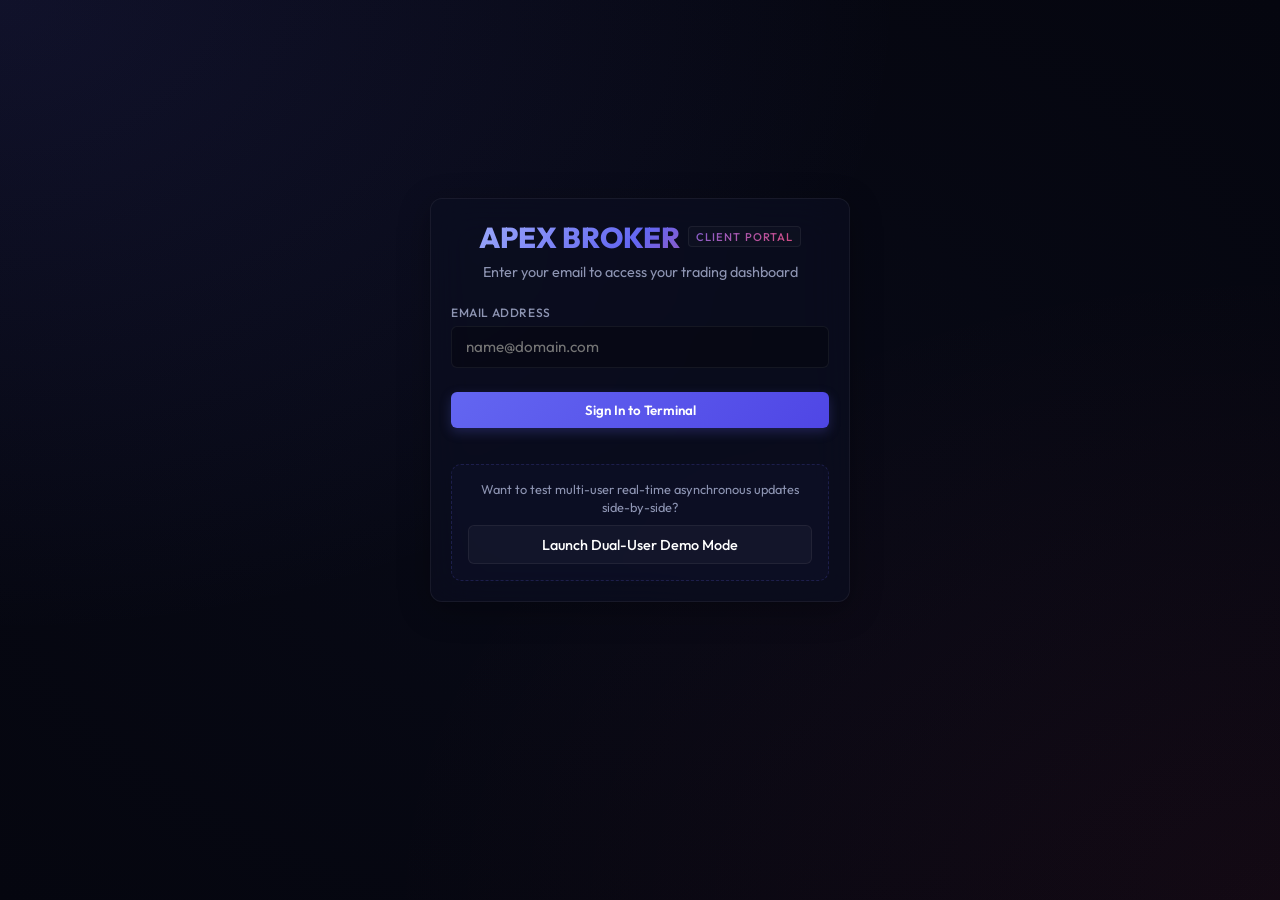
<file: index.html>
<!DOCTYPE html>
<html lang="en">
<head>
  <meta charset="UTF-8">
  <meta name="viewport" content="width=device-width, initial-scale=1.0">
  <title>Stock Broker Client Dashboard</title>
  <script>
    // Entry redirection logic - isolated by tab using sessionStorage
    const activeUser = sessionStorage.getItem('stock_active_user');
    if (activeUser) {
      window.location.replace('dashboard.html');
    } else {
      window.location.replace('login.html');
    }
  </script>
</head>
<body style="background-color: #05060f;">
</body>
</html>
</file>
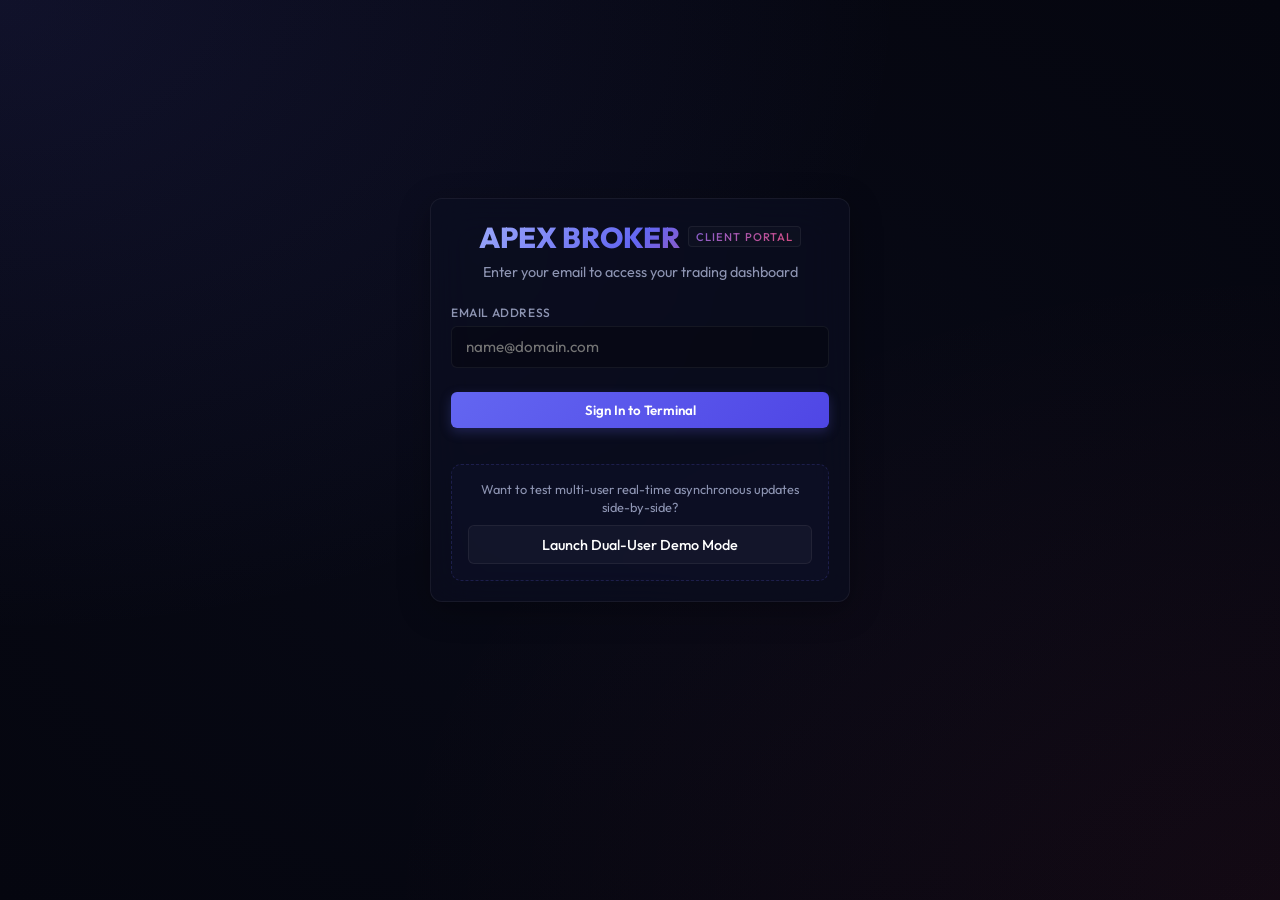
<file: dashboard.html>
<!DOCTYPE html>
<html lang="en">
<head>
  <meta charset="UTF-8">
  <meta name="viewport" content="width=device-width, initial-scale=1.0">
  <title>Dashboard - Apex Broker</title>
  <link rel="stylesheet" href="styles.css">
</head>
<body>
  
  <nav class="navbar">
    <div class="nav-brand">
      APEX BROKER
      <span class="nav-brand-sub">Terminal</span>
    </div>
    <div class="nav-links">
      <a href="dashboard.html" class="nav-link active">Dashboard</a>
      <a href="portfolio.html" class="nav-link">Portfolio</a>
      <div class="nav-user">
        <span class="user-badge" id="user-badge">Loading...</span>
        <button id="nav-logout" class="btn-logout">Logout</button>
      </div>
    </div>
  </nav>

  <!-- Scrolling Ticker Tape -->
  <div class="ticker-tape">
    <div class="ticker-track" id="ticker-tape-track">
      <!-- Populated via app.js -->
    </div>
  </div>

  <main class="container">
    <div class="dashboard-grid">
      
      <!-- Left Sidebar Column -->
      <section class="sidebar-panel">
        
        <!-- Cash Status Widget -->
        <div class="glass-panel stat-widget">
          <span class="stat-label">Available Buying Power</span>
          <span class="stat-value" id="cash-value">$0.00</span>
          <span class="stat-label" style="margin-top: 0.25rem; font-size: 0.7rem;">Simulated Cash Balance</span>
        </div>

        <!-- Subscription Manager -->
        <div class="glass-panel">
          <h3 style="margin-bottom: 1rem; font-size: 1rem; text-transform: uppercase; letter-spacing: 0.05em; color: var(--text-secondary);">Subscriptions</h3>
          <div class="subscription-list" id="subscription-manager-list">
            <!-- Dynamically populated stock switch list -->
          </div>
        </div>

      </section>

      <!-- Right Main Panel Column -->
      <section class="main-panel">
        
        <!-- Subscribed Real-time Stock Cards Grid -->
        <div class="stock-grid" id="stock-cards-grid">
          <!-- Dynamically populated stock cards -->
        </div>

        <!-- Selected Stock Main Chart -->
        <div class="glass-panel chart-container">
          <div class="chart-header">
            <div class="chart-title-group">
              <h2 id="chart-stock-ticker" style="font-size: 1.6rem; font-weight: 800; color: var(--text-primary);">GOOG</h2>
              <span id="chart-stock-name" style="color: var(--text-secondary); font-size: 0.85rem;">Alphabet Inc.</span>
            </div>
            <div style="text-align: right;">
              <div id="chart-price-display" class="chart-current-price">$0.00</div>
              <div id="chart-change-display" class="stat-change">+0.00 (0.00%)</div>
            </div>
          </div>

          <!-- Technical Indicators Control Bar -->
          <div class="chart-config-bar">
            <span>Chart Overlays</span>
            <div class="chart-indicators-list">
              <label class="indicator-checkbox-label">
                <input type="checkbox" id="indicator-sma">
                <span>SMA (10)</span>
              </label>
              <label class="indicator-checkbox-label">
                <input type="checkbox" id="indicator-bollinger">
                <span>Bollinger Bands (10, 2)</span>
              </label>
            </div>
          </div>

          <!-- Interactive Chart SVG Wrapper -->
          <div class="chart-svg-wrapper">
            <svg class="chart-svg" id="interactive-chart-svg">
              <defs>
                <linearGradient id="chart-area-grad" x1="0" y1="0" x2="0" y2="1">
                  <stop offset="0%" id="chart-grad-color" stop-color="var(--color-success)" stop-opacity="0.25"/>
                  <stop offset="100%" stop-color="var(--color-success)" stop-opacity="0.0"/>
                </linearGradient>
              </defs>
              <path class="main-chart-fill" fill="url(#chart-area-grad)" d=""></path>
              <path class="main-chart-line" fill="none" stroke-width="2.5" d=""></path>
              <line class="chart-hover-line" style="display: none;"></line>
              <circle class="chart-hover-circle" r="5" fill="var(--text-primary)" stroke-width="2.5" stroke="var(--color-accent)" style="display: none;"></circle>
            </svg>
          </div>

          <!-- Floating custom tooltip -->
          <div class="chart-tooltip" id="chart-custom-tooltip">
            <div class="chart-tooltip-time">Time</div>
            <div class="chart-tooltip-price">$0.00</div>
          </div>
        </div>

        <!-- Order Execution Terminal -->
        <div class="glass-panel">
          <h3 style="margin-bottom: 1rem; font-size: 1rem; text-transform: uppercase; letter-spacing: 0.05em; color: var(--text-secondary);">Trading Console</h3>
          
          <div class="trade-widget-grid">
            
            <div class="trade-form">
              <div class="trading-selector">
                <button type="button" class="trade-tab-btn active buy" id="trade-tab-buy">Buy</button>
                <button type="button" class="trade-tab-btn sell" id="trade-tab-sell">Sell</button>
              </div>

              <div class="terminal-order-type">
                <button type="button" class="order-type-btn active" id="order-type-market">Market Order</button>
                <button type="button" class="order-type-btn" id="order-type-limit">Limit Order</button>
              </div>

              <div class="input-group" id="limit-price-container" style="display: none;">
                <label for="trade-limit-price-input" class="input-label">Target Trigger Price ($)</label>
                <input type="number" id="trade-limit-price-input" class="input-field" placeholder="0.00" min="0.01" step="0.01">
              </div>

              <div class="input-group" style="margin-bottom: 0.5rem;">
                <label for="trade-shares-input" class="input-label">Shares Quantity</label>
                <input type="number" id="trade-shares-input" class="input-field" placeholder="0" min="1" step="1">
              </div>
            </div>

            <div style="display: flex; flex-direction: column; justify-content: space-between;">
              <div style="display: flex; flex-direction: column; gap: 0.6rem;">
                <div class="trade-summary-row">
                  <span>Selected Asset</span>
                  <span id="trade-stock-name" style="font-weight: 600;">GOOG</span>
                </div>
                <div class="trade-summary-row">
                  <span>Current Holdings</span>
                  <span id="trade-holdings-count" style="font-weight: 600;">0 shares</span>
                </div>
                <div class="trade-summary-row total">
                  <span>Total Capital Impact</span>
                  <span id="trade-total-cost">$0.00</span>
                </div>
              </div>

              <button type="button" id="trade-submit-btn" class="btn-success" style="width: 100%; margin-top: 1rem; padding: 0.65rem;">
                Place Buy Order
              </button>
            </div>

          </div>
        </div>

        <!-- Level 2 Depth and Live News side-by-side layout -->
        <div class="dashboard-bottom-grid">
          
          <!-- L2 Depth Order Book -->
          <div class="glass-panel" style="display: flex; flex-direction: column; gap: 0.75rem;">
            <h3 style="font-size: 0.95rem; text-transform: uppercase; letter-spacing: 0.05em; color: var(--text-secondary);">Level 2 Market Depth</h3>
            <div class="order-book-container">
              <div class="order-book-header">
                <span>Price</span>
                <span>Size</span>
                <span style="text-align: right;">Total</span>
              </div>
              <div id="order-book-depth">
                <!-- Dynamically updated Level 2 bid/ask table -->
              </div>
            </div>
          </div>

          <!-- Live Sentiment-driven News Feed -->
          <div class="glass-panel" style="display: flex; flex-direction: column; gap: 0.75rem;">
            <h3 style="font-size: 0.95rem; text-transform: uppercase; letter-spacing: 0.05em; color: var(--text-secondary);">Market Intelligence</h3>
            <div class="news-feed-container" id="market-news-feed">
              <!-- Dynamically populated news items -->
            </div>
          </div>

        </div>

      </section>

    </div>
  </main>

  <!-- Notification Toasts Wrapper -->
  <div id="toast-container"></div>

  <script src="market.js"></script>
  <script src="app.js"></script>
</body>
</html>
</file>
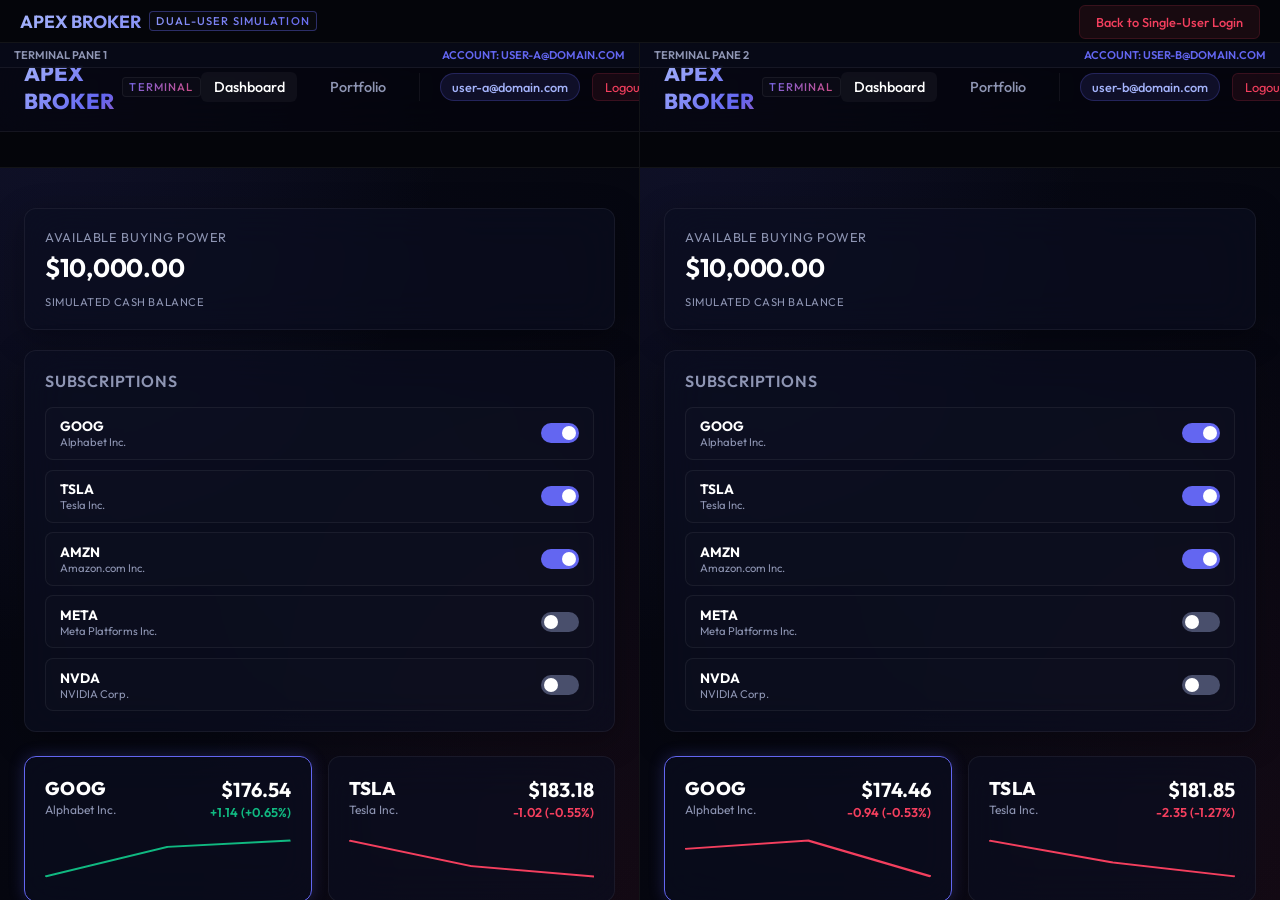
<file: demo.html>
<!DOCTYPE html>
<html lang="en">
<head>
  <meta charset="UTF-8">
  <meta name="viewport" content="width=device-width, initial-scale=1.0">
  <title>Dual-User Demo - Stock Broker Terminal</title>
  <link rel="stylesheet" href="styles.css">
</head>
<body style="overflow: hidden;">
  <div class="demo-container">
    
    <!-- Top Demo Control Bar -->
    <div class="demo-bar">
      <div class="demo-title">
        APEX BROKER
        <span class="nav-brand-sub" style="border-color: rgba(99, 102, 241, 0.4); color: #a5b4fc;">Dual-User Simulation</span>
      </div>
      <div>
        <a href="login.html" class="btn-logout" style="padding: 0.5rem 1rem; font-weight: 500;">
          Back to Single-User Login
        </a>
      </div>
    </div>

    <!-- Viewport Split Wrapper -->
    <div class="demo-viewport-wrapper">
      
      <!-- User A Frame -->
      <div class="demo-pane">
        <div class="demo-pane-header">
          <span>Terminal Pane 1</span>
          <span class="demo-pane-label">Account: user-a@domain.com</span>
        </div>
        <iframe src="dashboard.html?user=user-a@domain.com&demo=true" class="demo-iframe"></iframe>
      </div>

      <!-- User B Frame -->
      <div class="demo-pane">
        <div class="demo-pane-header">
          <span>Terminal Pane 2</span>
          <span class="demo-pane-label">Account: user-b@domain.com</span>
        </div>
        <iframe src="dashboard.html?user=user-b@domain.com&demo=true" class="demo-iframe"></iframe>
      </div>

    </div>

  </div>
</body>
</html>
</file>
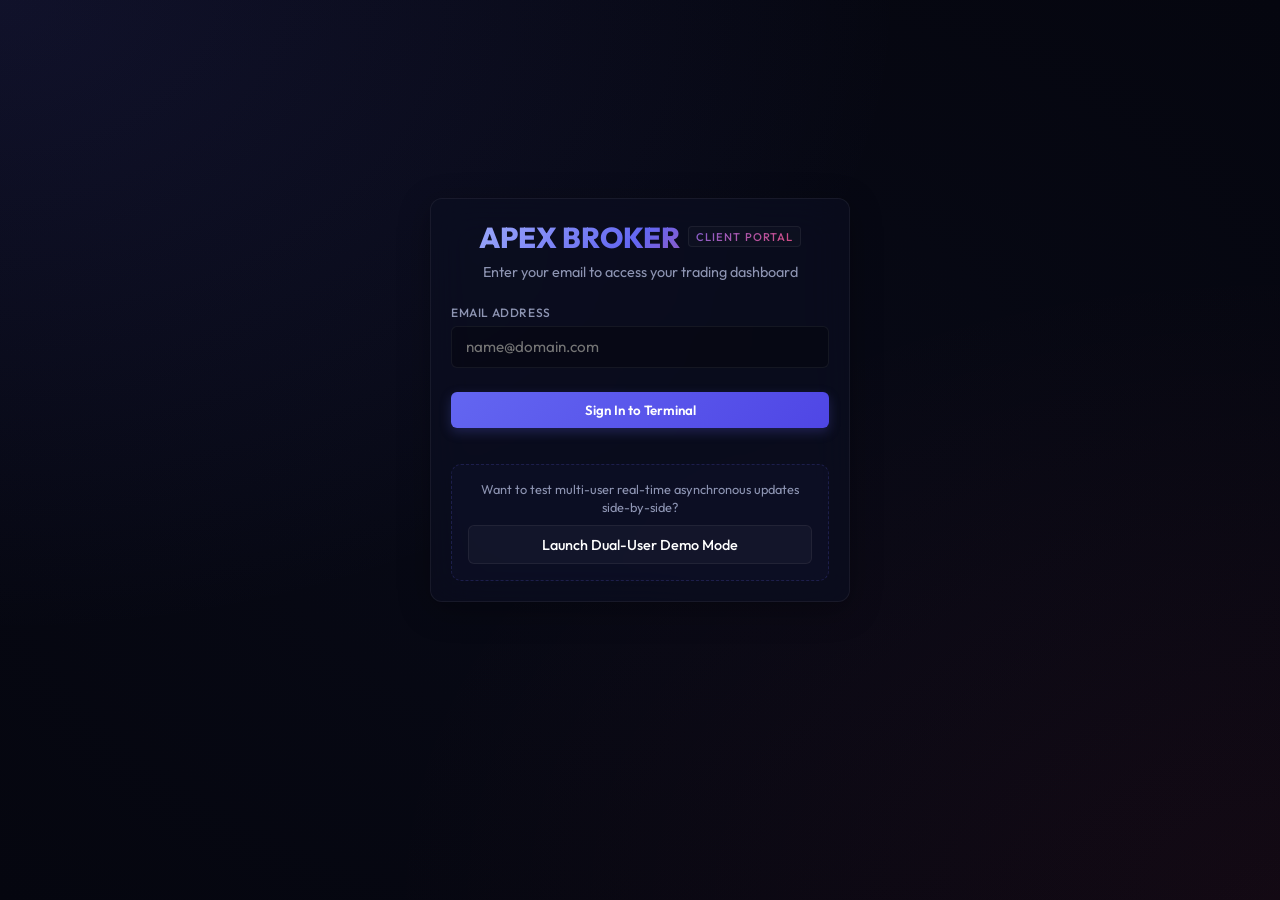
<file: login.html>
<!DOCTYPE html>
<html lang="en">
<head>
  <meta charset="UTF-8">
  <meta name="viewport" content="width=device-width, initial-scale=1.0">
  <title>Login - Stock Broker Terminal</title>
  <link rel="stylesheet" href="styles.css">
</head>
<body>
  <div class="login-wrapper">
    <div class="glass-panel login-card">
      <div class="login-header">
        <div class="nav-brand" style="justify-content: center; font-size: 1.8rem; margin-bottom: 0.5rem;">
          APEX BROKER
          <span class="nav-brand-sub">Client Portal</span>
        </div>
        <div class="login-subtitle">Enter your email to access your trading dashboard</div>
      </div>

      <form id="login-form">
        <div class="input-group">
          <label for="login-email" class="input-label">Email Address</label>
          <input type="email" id="login-email" class="input-field" placeholder="name@domain.com" required autocomplete="email">
        </div>
        <button type="submit" class="btn-primary" style="width: 100%; margin-top: 0.5rem;">Sign In to Terminal</button>
      </form>

      <div class="demo-shortcut-card">
        <div class="demo-shortcut-text">
          Want to test multi-user real-time asynchronous updates side-by-side?
        </div>
        <a href="demo.html" class="btn-secondary" style="display: block; font-size: 0.9rem; padding: 0.6rem;">
          Launch Dual-User Demo Mode
        </a>
      </div>
    </div>
  </div>

  <script src="market.js"></script>
  <script src="app.js"></script>
</body>
</html>
</file>
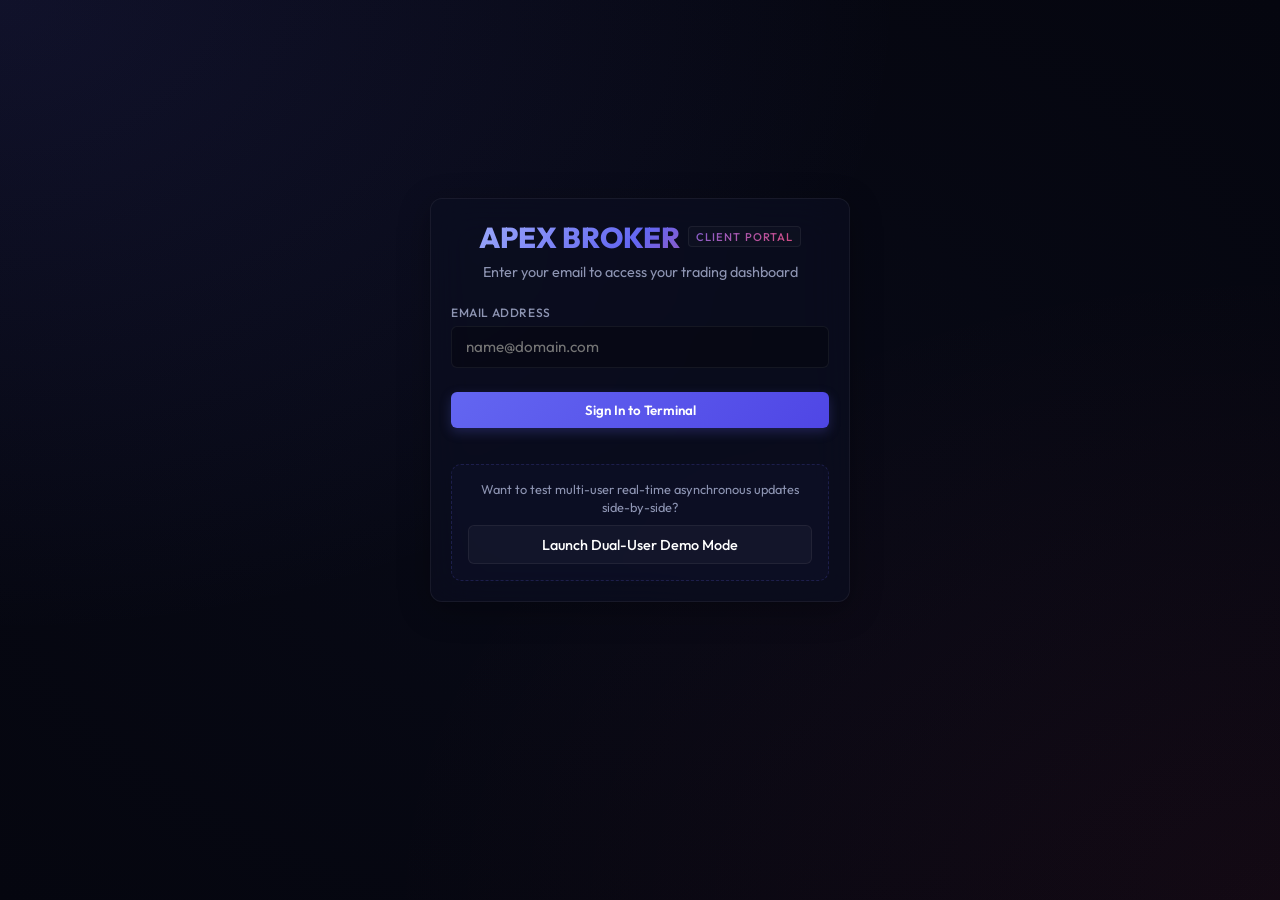
<file: portfolio.html>
<!DOCTYPE html>
<html lang="en">
<head>
  <meta charset="UTF-8">
  <meta name="viewport" content="width=device-width, initial-scale=1.0">
  <title>Portfolio - Apex Broker</title>
  <link rel="stylesheet" href="styles.css">
</head>
<body>
  
  <nav class="navbar">
    <div class="nav-brand">
      APEX BROKER
      <span class="nav-brand-sub">Terminal</span>
    </div>
    <div class="nav-links">
      <a href="dashboard.html" class="nav-link">Dashboard</a>
      <a href="portfolio.html" class="nav-link active">Portfolio</a>
      <div class="nav-user">
        <span class="user-badge" id="user-badge">Loading...</span>
        <button id="nav-logout" class="btn-logout">Logout</button>
      </div>
    </div>
  </nav>

  <main class="container">
    
    <!-- Portfolio Header Statistics -->
    <div class="portfolio-header-grid">
      <div class="glass-panel stat-widget">
        <span class="stat-label">Net Asset Value (NAV)</span>
        <span class="stat-value" id="portfolio-total-value">$0.00</span>
      </div>
      <div class="glass-panel stat-widget">
        <span class="stat-label">Total Cash (Buying Power)</span>
        <span class="stat-value" id="cash-value">$0.00</span>
      </div>
      <div class="glass-panel stat-widget">
        <span class="stat-label">Total Performance</span>
        <div class="stat-change up" style="font-size: 1.6rem;">
          <span id="portfolio-return-value">+$0.00</span>
          <span id="portfolio-return-pct" style="font-size: 0.95rem; font-weight: 500; margin-left: 0.4rem;">(+0.00%)</span>
        </div>
      </div>
    </div>

    <!-- Analytics Section -->
    <div class="portfolio-analytics">
      
      <!-- Left Column: Holdings & Active Limit Orders -->
      <section style="display: flex; flex-direction: column; gap: 1.5rem;">
        
        <!-- Holdings Table -->
        <div class="glass-panel">
          <h3 style="margin-bottom: 1rem; font-size: 1rem; text-transform: uppercase; letter-spacing: 0.05em; color: var(--text-secondary);">Current Holdings</h3>
          <div class="table-wrapper">
            <table class="custom-table">
              <thead>
                <tr>
                  <th>Asset</th>
                  <th>Shares Owned</th>
                  <th>Current Price</th>
                  <th>Total Value</th>
                  <th>Unrealized P&L</th>
                </tr>
              </thead>
              <tbody id="holdings-table-body">
                <!-- Populated via app.js -->
              </tbody>
            </table>
          </div>
        </div>

        <!-- Pending Limit Orders -->
        <div class="glass-panel">
          <h3 style="margin-bottom: 1rem; font-size: 1rem; text-transform: uppercase; letter-spacing: 0.05em; color: var(--text-secondary);">Active Limit Orders</h3>
          <div class="table-wrapper">
            <table class="custom-table">
              <thead>
                <tr>
                  <th>Asset</th>
                  <th>Order Type</th>
                  <th>Shares</th>
                  <th>Trigger Price</th>
                  <th>Action</th>
                </tr>
              </thead>
              <tbody id="limit-orders-table-body">
                <!-- Populated via app.js -->
              </tbody>
            </table>
          </div>
        </div>

      </section>

      <!-- Right Column: Donut Chart and Logs -->
      <section style="display: flex; flex-direction: column; gap: 1.5rem;">
        
        <!-- Asset Allocation Card -->
        <div class="glass-panel">
          <h3 style="margin-bottom: 0.75rem; font-size: 0.95rem; text-transform: uppercase; letter-spacing: 0.05em; color: var(--text-secondary); text-align: center;">Asset Allocation</h3>
          <div class="allocation-chart-container">
            <svg class="allocation-chart" id="allocation-donut-svg" width="160" height="160" viewBox="0 0 160 160">
              <!-- Slices dynamically rendered as svg circles -->
            </svg>
            <div class="allocation-center-text">
              <span class="allocation-label">Total Assets</span>
              <span class="allocation-value" id="allocation-center-val">$0</span>
            </div>
          </div>
          <div class="allocation-legend" id="allocation-legend">
            <!-- Legend items -->
          </div>
        </div>

        <!-- Transaction Log Card with CSV Export -->
        <div class="glass-panel" style="display: flex; flex-direction: column; gap: 0.75rem;">
          <div style="display: flex; justify-content: space-between; align-items: center; border-bottom: 1px solid var(--glass-border); padding-bottom: 0.5rem;">
            <h3 style="font-size: 0.95rem; text-transform: uppercase; letter-spacing: 0.05em; color: var(--text-secondary);">Recent Activity</h3>
            <button id="export-statement-btn" class="btn-primary" style="padding: 0.35rem 0.7rem; font-size: 0.75rem;">Export CSV</button>
          </div>
          <div class="transaction-list" id="transaction-log-list">
            <!-- Transaction items -->
          </div>
        </div>

      </section>

    </div>
  </main>

  <!-- Notification Toasts Wrapper -->
  <div id="toast-container"></div>

  <script src="market.js"></script>
  <script src="app.js"></script>
</body>
</html>
</file>
<file: styles.css>
/* Import Outfit Font from Google Fonts */
@import url('https://fonts.googleapis.com/css2?family=Outfit:wght@300;400;500;600;700;800&display=swap');

:root {
  --font-family: 'Outfit', -apple-system, BlinkMacSystemFont, 'Segoe UI', Roboto, Oxygen, Ubuntu, Cantarell, sans-serif;
  
  /* Color System */
  --bg-primary: #05060f;
  --bg-secondary: #0a0c1a;
  --glass-bg: rgba(12, 15, 33, 0.65);
  --glass-border: rgba(255, 255, 255, 0.06);
  --glass-border-hover: rgba(255, 255, 255, 0.12);
  
  --text-primary: #ffffff;
  --text-secondary: #8e95b3;
  --text-muted: #494f6c;
  
  --color-accent: #6366f1; /* Indigo */
  --color-accent-glow: rgba(99, 102, 241, 0.2);
  --color-success: #10b981; /* Emerald */
  --color-success-glow: rgba(16, 185, 129, 0.2);
  --color-danger: #f43f5e; /* Rose */
  --color-danger-glow: rgba(244, 63, 94, 0.2);
  --color-warning: #f59e0b; /* Amber */
  --color-warning-glow: rgba(245, 158, 11, 0.2);
  --color-info: #06b6d4; /* Cyan */
  --color-info-glow: rgba(6, 182, 212, 0.2);
  
  /* Transitions */
  --transition-fast: 0.15s ease;
  --transition-normal: 0.25s cubic-bezier(0.4, 0, 0.2, 1);
  --transition-slow: 0.4s cubic-bezier(0.4, 0, 0.2, 1);
}

/* Reset */
* {
  box-sizing: border-box;
  margin: 0;
  padding: 0;
}

body {
  font-family: var(--font-family);
  background-color: var(--bg-primary);
  background-image: 
    radial-gradient(at 0% 0%, rgba(99, 102, 241, 0.12) 0px, transparent 50%),
    radial-gradient(at 100% 100%, rgba(244, 63, 94, 0.06) 0px, transparent 50%),
    radial-gradient(at 50% 50%, rgba(12, 15, 33, 0.4) 0px, transparent 100%);
  background-attachment: fixed;
  color: var(--text-primary);
  min-height: 100vh;
  overflow-x: hidden;
  -webkit-font-smoothing: antialiased;
  -moz-osx-font-smoothing: grayscale;
}

/* Typography */
h1, h2, h3, h4, h5, h6 {
  font-weight: 600;
  letter-spacing: -0.02em;
}

a {
  color: inherit;
  text-decoration: none;
}

button, input, select {
  font-family: inherit;
  background: none;
  border: none;
  color: inherit;
  outline: none;
}

.container {
  max-width: 1400px;
  margin: 0 auto;
  padding: 1.5rem;
}

/* Ticker Tape Scrolling */
.ticker-tape {
  width: 100%;
  overflow: hidden;
  background: #04050a;
  border-bottom: 1px solid var(--glass-border);
  position: relative;
  z-index: 90;
  display: flex;
  align-items: center;
  height: 36px;
}

.ticker-track {
  display: flex;
  white-space: nowrap;
  animation: marquee 35s linear infinite;
  padding-left: 100%; /* Starting offscreen */
}

.ticker-track:hover {
  animation-play-state: paused;
}

.ticker-item {
  display: inline-flex;
  align-items: center;
  gap: 0.5rem;
  padding: 0 1.5rem;
  font-size: 0.8rem;
  font-weight: 600;
  border-right: 1px solid rgba(255, 255, 255, 0.05);
}

.ticker-name {
  color: var(--text-secondary);
}

.ticker-val {
  color: var(--text-primary);
}

.ticker-pct {
  font-size: 0.75rem;
  font-weight: 700;
}

@keyframes marquee {
  0% { transform: translate3d(0, 0, 0); }
  100% { transform: translate3d(-100%, 0, 0); }
}

/* Glassmorphism Panels */
.glass-panel {
  background: var(--glass-bg);
  backdrop-filter: blur(20px);
  -webkit-backdrop-filter: blur(20px);
  border: 1px solid var(--glass-border);
  border-radius: 12px;
  padding: 1.25rem;
  box-shadow: 0 8px 32px 0 rgba(0, 0, 0, 0.3);
  transition: border-color var(--transition-fast), box-shadow var(--transition-fast), transform var(--transition-normal);
}

.glass-panel:hover {
  border-color: var(--glass-border-hover);
}

.glass-panel-interactive:hover {
  transform: translateY(-2px);
  box-shadow: 0 12px 40px 0 rgba(99, 102, 241, 0.1);
}

/* Navbar */
.navbar {
  display: flex;
  justify-content: space-between;
  align-items: center;
  padding: 1rem 1.5rem;
  background: rgba(4, 5, 12, 0.75);
  backdrop-filter: blur(20px);
  border-bottom: 1px solid var(--glass-border);
  position: sticky;
  top: 0;
  z-index: 100;
}

.nav-brand {
  font-size: 1.35rem;
  font-weight: 800;
  background: linear-gradient(135deg, #a5b4fc, #6366f1, #f43f5e);
  -webkit-background-clip: text;
  -webkit-text-fill-color: transparent;
  display: flex;
  align-items: center;
  gap: 0.5rem;
}

.nav-brand-sub {
  font-size: 0.7rem;
  font-weight: 500;
  text-transform: uppercase;
  letter-spacing: 0.1em;
  color: var(--text-secondary);
  border: 1px solid var(--glass-border);
  padding: 0.15rem 0.4rem;
  border-radius: 4px;
  background: rgba(255, 255, 255, 0.02);
}

.nav-links {
  display: flex;
  gap: 1.25rem;
  align-items: center;
}

.nav-link {
  color: var(--text-secondary);
  font-weight: 500;
  font-size: 0.9rem;
  padding: 0.4rem 0.8rem;
  border-radius: 6px;
  transition: all var(--transition-fast);
}

.nav-link:hover, .nav-link.active {
  color: var(--text-primary);
  background: rgba(255, 255, 255, 0.04);
}

.nav-user {
  display: flex;
  align-items: center;
  gap: 0.75rem;
  border-left: 1px solid var(--glass-border);
  padding-left: 1.25rem;
}

.user-badge {
  background: rgba(99, 102, 241, 0.12);
  border: 1px solid rgba(99, 102, 241, 0.25);
  padding: 0.3rem 0.7rem;
  border-radius: 20px;
  font-size: 0.8rem;
  color: #a5b4fc;
  font-weight: 500;
  max-width: 150px;
  white-space: nowrap;
  overflow: hidden;
  text-overflow: ellipsis;
}

.btn-logout {
  background: rgba(244, 63, 94, 0.08);
  border: 1px solid rgba(244, 63, 94, 0.15);
  color: var(--color-danger);
  padding: 0.3rem 0.7rem;
  border-radius: 6px;
  font-size: 0.8rem;
  cursor: pointer;
  transition: all var(--transition-fast);
}

.btn-logout:hover {
  background: var(--color-danger);
  color: white;
  box-shadow: 0 0 12px var(--color-danger-glow);
}

/* Buttons */
.btn-primary {
  background: linear-gradient(135deg, #6366f1, #4f46e5);
  color: white;
  padding: 0.65rem 1.25rem;
  border-radius: 6px;
  font-weight: 600;
  cursor: pointer;
  transition: all var(--transition-fast);
  box-shadow: 0 4px 12px rgba(99, 102, 241, 0.25);
  text-align: center;
}

.btn-primary:hover {
  transform: translateY(-1px);
  box-shadow: 0 6px 16px rgba(99, 102, 241, 0.4);
  filter: brightness(1.08);
}

.btn-secondary {
  background: rgba(255, 255, 255, 0.03);
  border: 1px solid var(--glass-border);
  color: var(--text-primary);
  padding: 0.65rem 1.25rem;
  border-radius: 6px;
  font-weight: 500;
  cursor: pointer;
  transition: all var(--transition-fast);
  text-align: center;
}

.btn-secondary:hover {
  background: rgba(255, 255, 255, 0.08);
  border-color: var(--glass-border-hover);
}

.btn-success {
  background: var(--color-success);
  color: #fff;
  padding: 0.55rem 1.1rem;
  border-radius: 6px;
  font-weight: 600;
  cursor: pointer;
  transition: all var(--transition-fast);
}

.btn-success:hover {
  box-shadow: 0 0 12px var(--color-success-glow);
  filter: brightness(1.08);
}

.btn-danger {
  background: var(--color-danger);
  color: #fff;
  padding: 0.55rem 1.1rem;
  border-radius: 6px;
  font-weight: 600;
  cursor: pointer;
  transition: all var(--transition-fast);
}

.btn-danger:hover {
  box-shadow: 0 0 12px var(--color-danger-glow);
  filter: brightness(1.08);
}

/* Inputs */
.input-group {
  margin-bottom: 1rem;
  display: flex;
  flex-direction: column;
  gap: 0.4rem;
}

.input-label {
  font-size: 0.75rem;
  color: var(--text-secondary);
  font-weight: 500;
  text-transform: uppercase;
  letter-spacing: 0.05em;
}

.input-field {
  background: rgba(0, 0, 0, 0.25);
  border: 1px solid var(--glass-border);
  border-radius: 6px;
  padding: 0.65rem 0.85rem;
  color: white;
  font-size: 0.95rem;
  transition: all var(--transition-fast);
}

.input-field:focus {
  border-color: var(--color-accent);
  box-shadow: 0 0 0 3px rgba(99, 102, 241, 0.15);
}

/* Login Page UI */
.login-wrapper {
  display: flex;
  justify-content: center;
  align-items: center;
  min-height: calc(100vh - 100px);
  padding: 1.5rem;
}

.login-card {
  width: 100%;
  max-width: 420px;
  display: flex;
  flex-direction: column;
  gap: 1.5rem;
}

.login-header {
  text-align: center;
}

.login-title {
  font-size: 1.8rem;
  font-weight: 800;
  margin-bottom: 0.5rem;
  background: linear-gradient(135deg, #ffffff, #a5b4fc);
  -webkit-background-clip: text;
  -webkit-text-fill-color: transparent;
}

.login-subtitle {
  color: var(--text-secondary);
  font-size: 0.9rem;
}

.demo-shortcut-card {
  margin-top: 0.75rem;
  text-align: center;
  background: rgba(99, 102, 241, 0.03);
  border: 1px dashed rgba(99, 102, 241, 0.2);
  padding: 1rem;
  border-radius: 10px;
}

.demo-shortcut-text {
  font-size: 0.8rem;
  color: var(--text-secondary);
  margin-bottom: 0.5rem;
  line-height: 1.4;
}

/* Main Dashboard UI Grid */
.dashboard-grid {
  display: grid;
  grid-template-columns: 300px 1fr;
  gap: 1.5rem;
  margin-top: 1rem;
}

@media (max-width: 1024px) {
  .dashboard-grid {
    grid-template-columns: 1fr;
  }
}

.sidebar-panel {
  display: flex;
  flex-direction: column;
  gap: 1.25rem;
  height: fit-content;
}

.main-panel {
  display: flex;
  flex-direction: column;
  gap: 1.5rem;
}

/* Mini Cards & Portfolio Widgets */
.stat-widget {
  display: flex;
  flex-direction: column;
  gap: 0.4rem;
}

.stat-label {
  font-size: 0.8rem;
  color: var(--text-secondary);
  text-transform: uppercase;
  letter-spacing: 0.05em;
}

.stat-value {
  font-size: 1.6rem;
  font-weight: 700;
  letter-spacing: -0.01em;
}

.stat-change {
  font-size: 0.8rem;
  font-weight: 600;
  display: flex;
  align-items: center;
  gap: 0.25rem;
}

.stat-change.up {
  color: var(--color-success);
}

.stat-change.down {
  color: var(--color-danger);
}

/* Stock Card Grid */
.stock-grid {
  display: grid;
  grid-template-columns: repeat(auto-fill, minmax(260px, 1fr));
  gap: 1rem;
}

.stock-card {
  position: relative;
  overflow: hidden;
  cursor: pointer;
  display: flex;
  flex-direction: column;
  gap: 0.75rem;
}

.stock-card-header {
  display: flex;
  justify-content: space-between;
  align-items: flex-start;
}

.stock-ticker {
  font-size: 1.15rem;
  font-weight: 800;
  letter-spacing: 0.02em;
}

.stock-name {
  font-size: 0.75rem;
  color: var(--text-secondary);
  margin-top: 0.1rem;
}

.stock-price-section {
  display: flex;
  flex-direction: column;
  align-items: flex-end;
}

.stock-price {
  font-size: 1.25rem;
  font-weight: 700;
  transition: color var(--transition-fast);
}

.stock-change {
  font-size: 0.8rem;
  font-weight: 600;
  margin-top: 0.1rem;
}

.stock-card-chart {
  height: 45px;
  width: 100%;
  margin-top: 0.25rem;
}

/* Subscribed Stocks Selection List */
.subscription-list {
  display: flex;
  flex-direction: column;
  gap: 0.6rem;
}

.subscription-item {
  display: flex;
  justify-content: space-between;
  align-items: center;
  padding: 0.6rem 0.85rem;
  background: rgba(255, 255, 255, 0.01);
  border: 1px solid var(--glass-border);
  border-radius: 8px;
  transition: all var(--transition-fast);
}

.subscription-item:hover {
  background: rgba(255, 255, 255, 0.03);
}

.sub-meta {
  display: flex;
  flex-direction: column;
}

.sub-ticker {
  font-weight: 700;
  font-size: 0.85rem;
}

.sub-name {
  font-size: 0.7rem;
  color: var(--text-secondary);
}

/* Switch Styles */
.switch {
  position: relative;
  display: inline-block;
  width: 38px;
  height: 20px;
}

.switch input {
  opacity: 0;
  width: 0;
  height: 0;
}

.slider {
  position: absolute;
  cursor: pointer;
  top: 0;
  left: 0;
  right: 0;
  bottom: 0;
  background-color: var(--text-muted);
  transition: .25s;
  border-radius: 20px;
}

.slider:before {
  position: absolute;
  content: "";
  height: 14px;
  width: 14px;
  left: 3px;
  bottom: 3px;
  background-color: white;
  transition: .25s;
  border-radius: 50%;
}

input:checked + .slider {
  background-color: var(--color-accent);
}

input:checked + .slider:before {
  transform: translateX(18px);
}

/* Main Interactive Chart Section */
.chart-container {
  display: flex;
  flex-direction: column;
  gap: 0.75rem;
  position: relative;
}

.chart-header {
  display: flex;
  justify-content: space-between;
  align-items: center;
}

.chart-title-group {
  display: flex;
  align-items: baseline;
  gap: 0.75rem;
}

.chart-current-price {
  font-size: 1.4rem;
  font-weight: 700;
  color: var(--text-primary);
}

/* Chart Configuration Header (Indicators Checkboxes) */
.chart-config-bar {
  display: flex;
  justify-content: space-between;
  align-items: center;
  background: rgba(0, 0, 0, 0.15);
  border: 1px solid var(--glass-border);
  padding: 0.4rem 0.75rem;
  border-radius: 6px;
  font-size: 0.8rem;
}

.chart-indicators-list {
  display: flex;
  gap: 1.25rem;
}

.indicator-checkbox-label {
  display: flex;
  align-items: center;
  gap: 0.4rem;
  cursor: pointer;
  font-weight: 500;
  color: var(--text-secondary);
  transition: color var(--transition-fast);
}

.indicator-checkbox-label:hover {
  color: var(--text-primary);
}

.indicator-checkbox-label input {
  cursor: pointer;
}

.chart-svg-wrapper {
  position: relative;
  width: 100%;
  height: 280px;
  background: rgba(0, 0, 0, 0.2);
  border-radius: 8px;
  border: 1px solid var(--glass-border);
  overflow: hidden;
}

.chart-svg {
  width: 100%;
  height: 100%;
  display: block;
}

/* Chart Paths for Technical Indicators */
.main-chart-sma {
  stroke: var(--color-warning);
  stroke-dasharray: 3, 3;
}

.main-chart-bollinger-band {
  fill: var(--color-info);
  fill-opacity: 0.04;
}

.main-chart-bollinger-line {
  stroke: var(--color-info);
  stroke-opacity: 0.35;
  stroke-width: 1;
}

/* Chart Interactive Tooltip & Overlay */
.chart-tooltip {
  position: absolute;
  background: rgba(8, 10, 24, 0.95);
  border: 1px solid rgba(255, 255, 255, 0.12);
  border-radius: 6px;
  padding: 0.4rem 0.65rem;
  font-size: 0.75rem;
  pointer-events: none;
  display: none;
  z-index: 10;
  box-shadow: 0 4px 12px rgba(0, 0, 0, 0.4);
  white-space: nowrap;
}

.chart-tooltip-price {
  font-weight: 700;
  margin-top: 0.1rem;
}

.chart-hover-line {
  stroke: var(--text-muted);
  stroke-dasharray: 3,3;
  pointer-events: none;
}

/* Order Book and News Side-by-Side Flex Layout */
.dashboard-bottom-grid {
  display: grid;
  grid-template-columns: 340px 1fr;
  gap: 1.5rem;
}

@media (max-width: 1024px) {
  .dashboard-bottom-grid {
    grid-template-columns: 1fr;
  }
}

/* Level 2 Depth Order Book */
.order-book-container {
  display: flex;
  flex-direction: column;
  gap: 0.5rem;
}

.order-book-header {
  display: grid;
  grid-template-columns: 1fr 1fr 1.2fr;
  font-size: 0.7rem;
  font-weight: 600;
  color: var(--text-secondary);
  text-transform: uppercase;
  padding-bottom: 0.25rem;
  border-bottom: 1px solid var(--glass-border);
}

.order-book-row {
  display: grid;
  grid-template-columns: 1fr 1fr 1.2fr;
  font-size: 0.8rem;
  padding: 0.2rem 0;
  position: relative;
  align-items: center;
}

.order-book-bar {
  position: absolute;
  top: 0.1rem;
  bottom: 0.1rem;
  right: 0;
  z-index: 1;
  border-radius: 2px;
  opacity: 0.08;
  pointer-events: none;
}

.order-book-bar.bid {
  background-color: var(--color-success);
}

.order-book-bar.ask {
  background-color: var(--color-danger);
}

.order-book-row span {
  z-index: 2;
}

.depth-bid-price {
  color: var(--color-success);
  font-weight: 600;
}

.depth-ask-price {
  color: var(--color-danger);
  font-weight: 600;
}

.depth-spread-row {
  background: rgba(255, 255, 255, 0.02);
  text-align: center;
  font-size: 0.75rem;
  color: var(--text-secondary);
  padding: 0.3rem 0;
  border-top: 1px solid rgba(255, 255, 255, 0.04);
  border-bottom: 1px solid rgba(255, 255, 255, 0.04);
  margin: 0.2rem 0;
  font-weight: 500;
}

/* Live Market News */
.news-feed-container {
  display: flex;
  flex-direction: column;
  gap: 0.75rem;
  max-height: 280px;
  overflow-y: auto;
}

.news-card {
  background: rgba(0, 0, 0, 0.15);
  border: 1px solid var(--glass-border);
  border-radius: 8px;
  padding: 0.75rem;
  display: flex;
  flex-direction: column;
  gap: 0.4rem;
  transition: all var(--transition-fast);
}

.news-card:hover {
  background: rgba(255, 255, 255, 0.01);
  border-color: var(--glass-border-hover);
}

.news-meta {
  display: flex;
  justify-content: space-between;
  align-items: center;
  font-size: 0.7rem;
}

.news-ticker-badge {
  background: rgba(255, 255, 255, 0.05);
  border: 1px solid var(--glass-border);
  padding: 0.1rem 0.35rem;
  border-radius: 4px;
  font-weight: 700;
}

.news-sentiment-badge {
  padding: 0.1rem 0.35rem;
  border-radius: 4px;
  font-weight: 600;
  text-transform: uppercase;
}

.news-sentiment-badge.positive {
  background: rgba(16, 185, 129, 0.1);
  color: var(--color-success);
  border: 1px solid rgba(16, 185, 129, 0.2);
}

.news-sentiment-badge.negative {
  background: rgba(244, 63, 94, 0.1);
  color: var(--color-danger);
  border: 1px solid rgba(244, 63, 94, 0.2);
}

.news-sentiment-badge.neutral {
  background: rgba(255, 255, 255, 0.05);
  color: var(--text-secondary);
  border: 1px solid var(--glass-border);
}

.news-headline {
  font-weight: 500;
  font-size: 0.85rem;
  line-height: 1.3;
}

.news-time {
  color: var(--text-muted);
  font-size: 0.7rem;
}

/* Order Terminal Switch & Limit Form */
.terminal-order-type {
  display: flex;
  gap: 0.5rem;
  margin-bottom: 0.75rem;
}

.order-type-btn {
  flex: 1;
  padding: 0.4rem;
  text-align: center;
  font-size: 0.8rem;
  font-weight: 600;
  border-radius: 6px;
  cursor: pointer;
  border: 1px solid var(--glass-border);
  background: rgba(255, 255, 255, 0.01);
  transition: all var(--transition-fast);
}

.order-type-btn.active {
  background: var(--color-accent);
  border-color: var(--color-accent);
  color: white;
}

/* Toast Notifications Container */
#toast-container {
  position: fixed;
  bottom: 1.5rem;
  right: 1.5rem;
  z-index: 1000;
  display: flex;
  flex-direction: column;
  gap: 0.75rem;
  max-width: 340px;
  pointer-events: none;
}

.toast {
  background: rgba(10, 12, 26, 0.95);
  backdrop-filter: blur(10px);
  border: 1px solid rgba(255, 255, 255, 0.12);
  border-left: 4px solid var(--color-accent);
  padding: 0.75rem 1rem;
  border-radius: 6px;
  box-shadow: 0 10px 30px rgba(0, 0, 0, 0.5);
  color: white;
  pointer-events: auto;
  animation: toast-slide-in 0.3s cubic-bezier(0.18, 0.89, 0.32, 1.28) forwards;
}

.toast-header {
  font-size: 0.75rem;
  font-weight: 700;
  text-transform: uppercase;
  color: var(--text-secondary);
  margin-bottom: 0.15rem;
  letter-spacing: 0.05em;
}

.toast-message {
  font-size: 0.85rem;
  line-height: 1.3;
}

.toast.success {
  border-left-color: var(--color-success);
}

.toast.danger {
  border-left-color: var(--color-danger);
}

@keyframes toast-slide-in {
  from { transform: translateX(120%); opacity: 0; }
  to { transform: translateX(0); opacity: 1; }
}

@keyframes toast-slide-out {
  from { transform: translateX(0); opacity: 1; }
  to { transform: translateX(120%); opacity: 0; }
}

/* Portfolio Page elements */
.portfolio-header-grid {
  display: grid;
  grid-template-columns: repeat(auto-fit, minmax(220px, 1fr));
  gap: 1.25rem;
  margin-bottom: 1.5rem;
}

.portfolio-analytics {
  display: grid;
  grid-template-columns: 1fr 340px;
  gap: 1.5rem;
}

@media (max-width: 1024px) {
  .portfolio-analytics {
    grid-template-columns: 1fr;
  }
}

.allocation-chart-container {
  display: flex;
  justify-content: center;
  align-items: center;
  position: relative;
  height: 200px;
  width: 100%;
}

.allocation-chart {
  transform: rotate(-90deg);
}

.allocation-center-text {
  position: absolute;
  display: flex;
  flex-direction: column;
  align-items: center;
  justify-content: center;
}

.allocation-label {
  font-size: 0.7rem;
  color: var(--text-secondary);
  text-transform: uppercase;
}

.allocation-value {
  font-size: 1.25rem;
  font-weight: 700;
}

.allocation-legend {
  display: grid;
  grid-template-columns: repeat(2, 1fr);
  gap: 0.6rem;
  margin-top: 0.75rem;
}

.legend-item {
  display: flex;
  align-items: center;
  gap: 0.4rem;
  font-size: 0.75rem;
  color: var(--text-secondary);
}

.legend-dot {
  width: 8px;
  height: 8px;
  border-radius: 2px;
}

/* Tables */
.table-wrapper {
  overflow-x: auto;
}

.custom-table {
  width: 100%;
  border-collapse: collapse;
  text-align: left;
  font-size: 0.9rem;
}

.custom-table th {
  padding: 0.75rem 1rem;
  border-bottom: 1px solid var(--glass-border);
  color: var(--text-secondary);
  font-weight: 500;
  font-size: 0.8rem;
  text-transform: uppercase;
  letter-spacing: 0.05em;
}

.custom-table td {
  padding: 0.75rem 1rem;
  border-bottom: 1px solid rgba(255, 255, 255, 0.03);
}

.custom-table tr:last-child td {
  border-bottom: none;
}

.custom-table tr:hover td {
  background: rgba(255, 255, 255, 0.005);
}

/* Logs and Transactions list */
.transaction-list {
  display: flex;
  flex-direction: column;
  gap: 0.6rem;
  max-height: 250px;
  overflow-y: auto;
  padding-right: 0.2rem;
}

.transaction-item {
  display: flex;
  justify-content: space-between;
  align-items: center;
  padding: 0.6rem;
  background: rgba(0, 0, 0, 0.12);
  border-radius: 6px;
  border-left: 3px solid var(--text-muted);
}

.transaction-item.buy {
  border-left-color: var(--color-success);
}

.transaction-item.sell {
  border-left-color: var(--color-danger);
}

.tx-main {
  display: flex;
  flex-direction: column;
}

.tx-title {
  font-weight: 600;
  font-size: 0.85rem;
}

.tx-date {
  font-size: 0.7rem;
  color: var(--text-secondary);
  margin-top: 0.1rem;
}

.tx-amount {
  font-weight: 700;
  font-size: 0.9rem;
}

/* Split-Screen Demo Page layout */
.demo-container {
  display: flex;
  flex-direction: column;
  height: 100vh;
  overflow: hidden;
}

.demo-bar {
  display: flex;
  justify-content: space-between;
  align-items: center;
  padding: 0.6rem 1.25rem;
  background: #04050a;
  border-bottom: 1px solid var(--glass-border);
}

.demo-title {
  font-size: 1.1rem;
  font-weight: 700;
  background: linear-gradient(135deg, #a5b4fc, #6366f1);
  -webkit-background-clip: text;
  -webkit-text-fill-color: transparent;
  display: flex;
  align-items: center;
  gap: 0.5rem;
}

.demo-viewport-wrapper {
  display: grid;
  grid-template-columns: 1fr 1fr;
  flex: 1;
  background: #030408;
}

@media (max-width: 768px) {
  .demo-viewport-wrapper {
    grid-template-columns: 1fr;
    grid-template-rows: 1fr 1fr;
  }
}

.demo-pane {
  position: relative;
  height: 100%;
}

.demo-pane:first-child {
  border-right: 1px solid var(--glass-border);
}

.demo-iframe {
  width: 100%;
  height: 100%;
  border: none;
  background: transparent;
}

.demo-pane-header {
  position: absolute;
  top: 0;
  left: 0;
  right: 0;
  background: rgba(8, 10, 24, 0.95);
  padding: 0.3rem 0.85rem;
  border-bottom: 1px solid var(--glass-border);
  font-size: 0.7rem;
  font-weight: 600;
  text-transform: uppercase;
  color: var(--text-secondary);
  z-index: 10;
  display: flex;
  justify-content: space-between;
  align-items: center;
}

.demo-pane-label {
  color: var(--color-accent);
}

/* Tick Price Animation Flashes */
@keyframes tick-up-flash {
  0% { background-color: rgba(16, 185, 129, 0.2); color: #fff; }
  100% { background-color: transparent; }
}

@keyframes tick-down-flash {
  0% { background-color: rgba(244, 63, 94, 0.2); color: #fff; }
  100% { background-color: transparent; }
}

.flash-up {
  animation: tick-up-flash 0.8s ease-out;
}

.flash-down {
  animation: tick-down-flash 0.8s ease-out;
}

.price-up {
  color: var(--color-success) !important;
}

.price-down {
  color: var(--color-danger) !important;
}

/* Scrollbar customization */
::-webkit-scrollbar {
  width: 5px;
  height: 5px;
}

::-webkit-scrollbar-track {
  background: transparent;
}

::-webkit-scrollbar-thumb {
  background: var(--glass-border-hover);
  border-radius: 3px;
}

::-webkit-scrollbar-thumb:hover {
  background: var(--text-muted);
}
</file>
